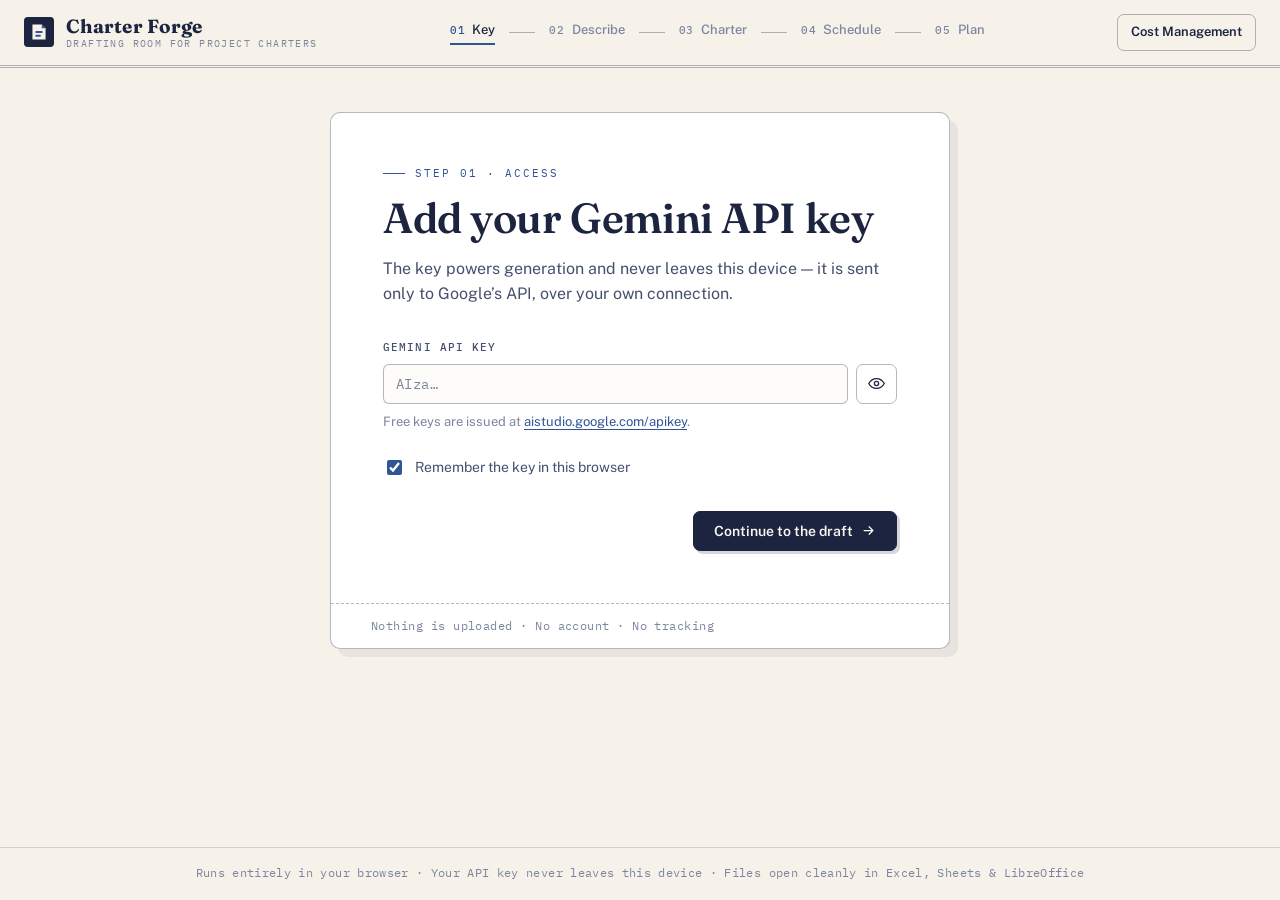
<file: index.html>
<!DOCTYPE html>
<html lang="en">
<head>
<meta charset="UTF-8" />
<meta name="viewport" content="width=device-width, initial-scale=1.0" />
<title>Charter Forge — AI Project Charter Generator</title>
<meta name="description" content="Turn a plain-text project idea into a polished, downloadable Excel project charter using Gemini." />
<link rel="preconnect" href="https://fonts.googleapis.com" />
<link rel="preconnect" href="https://fonts.gstatic.com" crossorigin />
<link href="https://fonts.googleapis.com/css2?family=Fraunces:opsz,wght@9..144,500;9..144,600;9..144,700&family=Public+Sans:wght@400;500;600;700&family=IBM+Plex+Mono:wght@400;500&display=swap" rel="stylesheet" />
<link rel="stylesheet" href="css/styles.css" />
<link rel="icon" href="data:image/svg+xml,%3Csvg xmlns='http://www.w3.org/2000/svg' viewBox='0 0 32 32'%3E%3Crect width='32' height='32' rx='4' fill='%231C2440'/%3E%3Cpath d='M9 8h10l4 4v12H9z' fill='%23F6F2EA'/%3E%3Cpath d='M19 8l4 4h-4z' fill='%232F5597'/%3E%3Crect x='12' y='15' width='8' height='2' rx='1' fill='%232F5597'/%3E%3Crect x='12' y='19' width='6' height='2' rx='1' fill='%232F5597'/%3E%3C/svg%3E" />
</head>
<body>

<header class="masthead">
  <div class="masthead-inner">
    <a class="brand" href="#" id="brand-home" aria-label="Charter Forge home">
      <svg class="brand-mark" viewBox="0 0 32 32" width="30" height="30" aria-hidden="true">
        <rect width="32" height="32" rx="4" fill="#1C2440"/>
        <path d="M9 8h10l4 4v12H9z" fill="#F6F2EA"/>
        <path d="M19 8l4 4h-4z" fill="#2F5597"/>
        <rect x="12" y="15" width="8" height="2" rx="1" fill="#2F5597"/>
        <rect x="12" y="19" width="6" height="2" rx="1" fill="#2F5597"/>
      </svg>
      <span class="brand-text">
        <span class="brand-name">Charter Forge</span>
        <span class="brand-sub">Drafting room for project charters</span>
      </span>
    </a>

    <nav class="steps" aria-label="Progress">
      <ol id="steps-ol">
        <li class="step-chip" data-step="key">
          <span class="step-num">01</span><span class="step-label">Key</span>
        </li>
        <li class="step-rule" aria-hidden="true"></li>
        <li class="step-chip" data-step="idea">
          <span class="step-num">02</span><span class="step-label">Describe</span>
        </li>
        <li class="step-rule" aria-hidden="true"></li>
        <li class="step-chip" data-step="review">
          <span class="step-num">03</span><span class="step-label">Charter</span>
        </li>
        <li class="step-rule" aria-hidden="true"></li>
        <li class="step-chip" data-step="schedule-inputs">
          <span class="step-num">04</span><span class="step-label">Schedule</span>
        </li>
        <li class="step-rule" aria-hidden="true"></li>
        <li class="step-chip" data-step="schedule-review">
          <span class="step-num">05</span><span class="step-label">Plan</span>
        </li>
      </ol>
    </nav>

    <a class="btn btn-secondary btn-small" href="cost.html" title="Open Cost Management (EVM)">Cost Management</a>
  </div>
</header>

<main id="main">

  <!-- STEP 1 · API KEY -->
  <section class="step-view" id="view-key" hidden>
    <div class="sheet sheet-narrow">
      <div class="sheet-body">
        <p class="eyebrow">Step 01 · Access</p>
        <h1>Add your Gemini API&nbsp;key</h1>
        <p class="lede">The key powers generation and never leaves this device — it is sent only to Google&rsquo;s API, over your own connection.</p>

        <form id="form-key" novalidate>
          <div class="field">
            <label for="input-key">Gemini API key</label>
            <div class="key-row">
              <input type="password" id="input-key" name="apikey" autocomplete="off" spellcheck="false"
                     placeholder="AIza…" aria-describedby="key-help" />
              <button type="button" class="btn btn-secondary btn-icon" id="toggle-key" aria-label="Show or hide API key" title="Show / hide">
                <svg viewBox="0 0 24 24" width="17" height="17" fill="none" stroke="currentColor" stroke-width="1.8" stroke-linecap="round" stroke-linejoin="round" aria-hidden="true"><path d="M1 12s4-7 11-7 11 7 11 7-4 7-11 7S1 12 1 12z"/><circle cx="12" cy="12" r="3"/></svg>
              </button>
            </div>
            <p class="help" id="key-help">Free keys are issued at <a href="https://aistudio.google.com/apikey" target="_blank" rel="noopener noreferrer">aistudio.google.com/apikey</a>.</p>
          </div>

          <label class="check-row">
            <input type="checkbox" id="remember-key" checked />
            <span>Remember the key in this browser</span>
          </label>

          <div class="actions">
            <button type="submit" class="btn btn-primary" id="btn-key-continue">
              Continue to the draft
              <svg viewBox="0 0 24 24" width="15" height="15" fill="none" stroke="currentColor" stroke-width="2" stroke-linecap="round" stroke-linejoin="round" aria-hidden="true"><path d="M5 12h14M13 6l6 6-6 6"/></svg>
            </button>
          </div>
        </form>
      </div>
      <div class="sheet-foot">Nothing is uploaded · No account · No tracking</div>
    </div>
  </section>

  <!-- STEP 2 · IDEA + DETAILS -->
  <section class="step-view" id="view-idea" hidden>
    <div class="sheet sheet-wide">
      <div class="sheet-body">
        <p class="eyebrow">Step 02 · Brief</p>
        <h1>Describe the project</h1>
        <p class="lede">Plain text is perfect — what it is, what it does, who it serves. The richer the brief, the sharper the charter.</p>

        <div class="field">
          <div class="label-row">
            <label for="input-idea">Project idea</label>
            <button type="button" class="btn btn-ghost btn-small" id="btn-example">
              <svg viewBox="0 0 24 24" width="13" height="13" fill="none" stroke="currentColor" stroke-width="1.8" stroke-linecap="round" stroke-linejoin="round" aria-hidden="true"><path d="M12 3l1.9 5.1L19 10l-5.1 1.9L12 17l-1.9-5.1L5 10l5.1-1.9z"/></svg>
              Use sample brief
            </button>
          </div>
          <textarea id="input-idea" rows="7" placeholder="e.g. A cross-platform mobile app that scans grocery receipts, tracks spending by category, and suggests cheaper alternatives for frequent purchases…"></textarea>
          <div class="meta-row">
            <span id="idea-count" class="char-count">0 characters</span>
            <span class="hint kbd-hint"><kbd>Ctrl</kbd>+<kbd>Enter</kbd> to generate</span>
          </div>
        </div>

        <details class="details-panel" id="details-panel">
          <summary>
            <span class="details-plus" aria-hidden="true"></span>
            Optional particulars
            <span class="summary-note">filled fields are used verbatim · blank ones are inferred</span>
          </summary>
          <div class="details-grid">
            <div class="field">
              <label for="d-org">Organization / team</label>
              <input type="text" id="d-org" placeholder="e.g. Nova Labs" />
            </div>
            <div class="field">
              <label for="d-name">Preferred project name</label>
              <input type="text" id="d-name" placeholder="Leave blank to let the AI name it" />
            </div>
            <div class="field">
              <label for="d-start">Planned start date</label>
              <input type="date" id="d-start" />
            </div>
            <div class="field">
              <label for="d-duration">Target duration (weeks)</label>
              <input type="number" id="d-duration" min="1" max="260" placeholder="e.g. 12" />
            </div>
            <div class="field">
              <label for="d-budget">Budget guidance</label>
              <input type="text" id="d-budget" placeholder="e.g. $10,000, or “bootstrap, under $2k”" />
            </div>
            <div class="field">
              <label for="d-team">Team size</label>
              <input type="number" id="d-team" min="1" max="50" placeholder="e.g. 4" />
            </div>
            <div class="field">
              <label for="d-sponsor-name">Sponsor / approver name</label>
              <input type="text" id="d-sponsor-name" placeholder="Who signs off?" />
            </div>
            <div class="field">
              <label for="d-sponsor-title">Sponsor title</label>
              <input type="text" id="d-sponsor-title" placeholder="e.g. Course Director / Project Sponsor" />
            </div>
            <div class="field">
              <label for="d-pm">Project manager</label>
              <input type="text" id="d-pm" placeholder="e.g. Priya Sharma — Scrum Master" />
            </div>
            <div class="field field-span">
              <label for="d-notes">Additional notes or constraints</label>
              <input type="text" id="d-notes" placeholder="e.g. open-source only; demo due before the fair" />
            </div>
          </div>
        </details>

        <div class="actions actions-split">
          <button type="button" class="btn btn-ghost" id="btn-back-key">
            <svg viewBox="0 0 24 24" width="15" height="15" fill="none" stroke="currentColor" stroke-width="2" stroke-linecap="round" stroke-linejoin="round" aria-hidden="true"><path d="M19 12H5M11 18l-6-6 6-6"/></svg>
            Back
          </button>
          <button type="button" class="btn btn-primary" id="btn-generate" disabled>
            Draft the charter
            <svg viewBox="0 0 24 24" width="15" height="15" fill="none" stroke="currentColor" stroke-width="2" stroke-linecap="round" stroke-linejoin="round" aria-hidden="true"><path d="M12 3l1.9 5.1L19 10l-5.1 1.9L12 17l-1.9-5.1L5 10l5.1-1.9zM19 15l.8 2.2L22 18l-2.2.8L19 21l-.8-2.2L16 18l2.2-.8z"/></svg>
          </button>
        </div>
        <div class="rail-note" style="margin-top:16px;display:flex;gap:10px;align-items:flex-start">
          <svg viewBox="0 0 24 24" width="16" height="16" fill="none" stroke="currentColor" stroke-width="1.8" stroke-linecap="round" stroke-linejoin="round" aria-hidden="true" style="flex:none;margin-top:2px"><circle cx="12" cy="12" r="10"/><path d="M12 8v5"/><path d="M12 16h.01"/></svg>
          <span><strong>Next:</strong> after the charter is generated you'll be able to forge a full 6-process schedule from it — the <em>Generate schedule from this charter</em> button appears on the next screen and reuses the same API key and all charter data automatically.</span>
        </div>
      </div>
      <div class="sheet-foot">One strong paragraph is enough — the model asks itself the questions a PM would.</div>
    </div>
  </section>

  <!-- STEP 3 · REVIEW + DOWNLOAD -->
  <section class="step-view step-review" id="view-review" hidden>
    <div class="workspace">

      <aside class="editor-rail">
        <div class="rail-toolbar">
          <div class="rail-toolbar-title">
            <span class="eyebrow-inline">Step 03</span>
            <strong>Review &amp; correct</strong>
          </div>
          <div class="rail-toolbar-actions">
            <button type="button" class="btn btn-primary btn-small" id="btn-download">
              <svg viewBox="0 0 24 24" width="14" height="14" fill="none" stroke="currentColor" stroke-width="2" stroke-linecap="round" stroke-linejoin="round" aria-hidden="true"><path d="M21 15v4a2 2 0 01-2 2H5a2 2 0 01-2-2v-4M7 10l5 5 5-5M12 15V3"/></svg>
              Charter .xlsx
            </button>
            <button type="button" class="btn btn-secondary btn-small" id="btn-regenerate" title="Generate a fresh draft from the same brief">
              <svg viewBox="0 0 24 24" width="13" height="13" fill="none" stroke="currentColor" stroke-width="2" stroke-linecap="round" stroke-linejoin="round" aria-hidden="true"><path d="M23 4v6h-6M1 20v-6h6"/><path d="M3.5 9a9 9 0 0114.9-3.4L23 10M1 14l4.6 4.4A9 9 0 0020.5 15"/></svg>
              Redraft
            </button>
            <button type="button" class="btn btn-ghost btn-small" id="btn-edit-inputs">Edit brief</button>
            <a class="btn btn-secondary btn-small" href="cost.html" title="Open EVM cost management">Cost Mgmt</a>
            <button type="button" class="btn btn-ghost btn-small btn-quiet" id="btn-startover">Start over</button>
          </div>
          <div class="rail-toolbar-actions" style="margin-top:10px">
            <button type="button" class="btn btn-primary" id="btn-to-schedule" style="width:100%;justify-content:center">
              Generate schedule from this charter
              <svg viewBox="0 0 24 24" width="15" height="15" fill="none" stroke="currentColor" stroke-width="2" stroke-linecap="round" stroke-linejoin="round" aria-hidden="true"><path d="M8 6h13M8 12h13M8 18h13M3 6h.01M3 12h.01M3 18h.01"/></svg>
            </button>
            <p class="help" style="margin:4px 0 0;font-size:12px;text-align:center;width:100%">Uses the same API key · Charter data is reused automatically</p>
          </div>
        </div>

        <div class="rail-scroll">
          <p class="rail-note">Every change here is reflected in the sheet immediately — the workbook is built from exactly what you see.</p>
          <div id="editor-pane"><!-- built by app.js --></div>
        </div>
      </aside>

      <div class="preview-area">
        <div class="preview-caption">
          <span class="caption-dot" aria-hidden="true"></span>
          Live document preview — updates as you type
        </div>
        <div class="preview-scroll" id="preview-scroll" tabindex="0" role="region" aria-label="Charter document preview"><!-- built by app.js --></div>
      </div>

    </div>
  </section>

  <!-- STEP 4 · SCHEDULE INPUTS -->
  <section class="step-view" id="view-schedule-inputs" hidden>
    <div class="sheet sheet-wide">
      <div class="sheet-body">
        <p class="eyebrow">Step 04 · Schedule</p>
        <h1>Shape the schedule</h1>
        <p class="lede">We reuse everything from your charter — name, milestones, deliverables, team and constraints. Add the scheduling particulars below; blanks are inferred intelligently.</p>

        <div class="charter-ref" id="charter-ref">
          <!-- filled by JS -->
        </div>

        <div class="details-grid" style="border:1px solid var(--rule-strong);border-radius:8px;padding:18px;background:var(--paper-warm);margin-bottom:24px">
          <div class="field">
            <label for="s-start">Start date *</label>
            <input type="date" id="s-start" required />
          </div>
          <div class="field">
            <label for="s-duration">Target duration (weeks) *</label>
            <input type="number" id="s-duration" min="1" max="104" required placeholder="e.g. 10" />
            <p class="help">The schedule will be fitted to exactly this length — it cannot come out shorter or longer.</p>
          </div>
          <div class="field">
            <label for="s-workdays">Working days / week</label>
            <select id="s-workdays">
              <option value="">Default (5)</option>
              <option value="5">5 — Mon to Fri</option>
              <option value="6">6 — Mon to Sat</option>
              <option value="7">7 — continuous</option>
            </select>
          </div>
          <div class="field">
            <label for="s-method">Methodology</label>
            <select id="s-method">
              <option value="">Auto (infer from charter)</option>
              <option value="Waterfall">Waterfall — sequential, CPM</option>
              <option value="Agile">Agile — sprints, story points</option>
              <option value="Hybrid">Hybrid — milestones + sprints</option>
            </select>
          </div>
          <div class="field">
            <label for="s-hours">Hours / day</label>
            <input type="number" id="s-hours" min="4" max="12" placeholder="e.g. 8" />
          </div>
          <div class="field">
            <label for="s-est">Estimation approach</label>
            <select id="s-est">
              <option value="">Mixed — best fit per activity</option>
              <option value="PERT">PERT (O + 4ML + P)/6</option>
              <option value="Analogous">Analogous</option>
              <option value="Parametric">Parametric</option>
              <option value="Bottom-Up">Bottom-Up</option>
              <option value="Story Points">Story Points (Planning Poker)</option>
              <option value="T-Shirt">T-Shirt Sizing</option>
            </select>
          </div>
          <div class="field">
            <label for="s-sprint">Sprint length (if Agile)</label>
            <input type="text" id="s-sprint" placeholder="e.g. 2 weeks" />
          </div>
          <div class="field">
            <label for="s-compress">Compression allowed</label>
            <select id="s-compress">
              <option value="">None — keep baseline</option>
              <option value="Crashing allowed">Crashing allowed (+budget)</option>
              <option value="Fast-tracking allowed">Fast-tracking allowed (+risk)</option>
              <option value="Both allowed">Both — crash & fast-track</option>
            </select>
          </div>
          <div class="field field-span">
            <label for="s-resources">Resources / team (comma-separated)</label>
            <input type="text" id="s-resources" placeholder="e.g. Frontend dev, QA engineer, Designer" />
          </div>
          <div class="field field-span">
            <label for="s-avail">Resource availability (one per line)</label>
            <textarea id="s-avail" rows="3" class="grow" placeholder="Backend dev available from day 10&#10;QA engineer available from day 20 (after 4 weeks)"></textarea>
            <p class="help">Format: <em>resource — from day N</em> (days count from the start date). Activities using that resource will never start earlier. Blank = everyone available from day 1.</p>
          </div>
          <div class="field field-span">
            <label for="s-constraints">Known constraints / dependencies</label>
            <input type="text" id="s-constraints" placeholder="e.g. API must finish before testing; design + docs can start together" />
          </div>
          <div class="field field-span">
            <label for="s-notes">Additional notes</label>
            <input type="text" id="s-notes" placeholder="e.g. No work on public holidays; weekly client demos on Fridays" />
          </div>
        </div>

        <div class="actions actions-split">
          <button type="button" class="btn btn-ghost" id="btn-back-charter">
            <svg viewBox="0 0 24 24" width="15" height="15" fill="none" stroke="currentColor" stroke-width="2" stroke-linecap="round" stroke-linejoin="round" aria-hidden="true"><path d="M19 12H5M11 18l-6-6 6-6"/></svg>
            Back to charter
          </button>
          <button type="button" class="btn btn-primary" id="btn-generate-schedule">
            Forge the schedule
            <svg viewBox="0 0 24 24" width="15" height="15" fill="none" stroke="currentColor" stroke-width="2" stroke-linecap="round" stroke-linejoin="round" aria-hidden="true"><path d="M12 3l1.9 5.1L19 10l-5.1 1.9L12 17l-1.9-5.1L5 10l5.1-1.9z"/></svg>
          </button>
        </div>
      </div>
      <div class="sheet-foot">All 6 processes will be covered: Plan · Define · Sequence · Estimate · Develop · Control — with PDM, PERT, CPM, float, leveling/smoothing, crashing/fast-tracking & Agile extras.</div>
    </div>
  </section>

  <!-- STEP 5 · SCHEDULE REVIEW -->
  <section class="step-view step-review" id="view-schedule-review" hidden>
    <div class="workspace">
      <aside class="editor-rail">
        <div class="rail-toolbar">
          <div class="rail-toolbar-title">
            <span class="eyebrow-inline">Step 05</span>
            <strong>Review schedule</strong>
          </div>
          <div class="rail-toolbar-actions">
            <button type="button" class="btn btn-primary btn-small" id="btn-download-schedule">
              <svg viewBox="0 0 24 24" width="14" height="14" fill="none" stroke="currentColor" stroke-width="2" stroke-linecap="round" stroke-linejoin="round" aria-hidden="true"><path d="M21 15v4a2 2 0 01-2 2H5a2 2 0 01-2-2v-4M7 10l5 5 5-5M12 15V3"/></svg>
              Schedule .xlsx
            </button>
            <button type="button" class="btn btn-secondary btn-small" id="btn-regenerate-schedule">Redraft schedule</button>
            <button type="button" class="btn btn-ghost btn-small" id="btn-edit-schedule-inputs">Edit inputs</button>
            <a class="btn btn-secondary btn-small" href="cost.html" title="Open EVM cost management">Cost Mgmt</a>
            <button type="button" class="btn btn-ghost btn-small btn-quiet" id="btn-back-to-charter2">Back to charter</button>
          </div>
        </div>
        <div class="rail-scroll">
          <p class="rail-note">Edits here flow into the preview and the workbook instantly. Float &amp; critical path are recomputed locally from your durations &amp; dependencies.</p>
          <div id="schedule-editor-pane"><!-- built by app.js --></div>
        </div>
      </aside>
      <div class="preview-area">
        <div class="preview-caption">
          <span class="caption-dot" aria-hidden="true"></span>
          Live schedule preview — 6 sheets in one workbook
        </div>
        <div class="preview-scroll" id="schedule-preview-scroll" tabindex="0" role="region" aria-label="Schedule preview"><!-- built by app.js --></div>
      </div>
    </div>
  </section>

</main>

<footer class="foot">
  <p>Runs entirely in your browser · Your API key never leaves this device · Files open cleanly in Excel, Sheets &amp; LibreOffice</p>
</footer>

<!-- Generating overlay -->
<div class="overlay" id="overlay" hidden role="status" aria-live="polite">
  <div class="overlay-box">
    <svg class="seal" viewBox="0 0 72 72" width="64" height="64" aria-hidden="true">
      <circle cx="36" cy="36" r="33" fill="none" stroke="currentColor" stroke-width="2"/>
      <circle cx="36" cy="36" r="25" fill="none" stroke="currentColor" stroke-width="1" opacity="0.55"/>
      <g stroke="currentColor" stroke-width="2.4" stroke-linecap="round">
        <line x1="36" y1="22" x2="36" y2="50"/>
        <line x1="24.2" y1="29" x2="47.8" y2="43"/>
        <line x1="24.2" y1="43" x2="47.8" y2="29"/>
      </g>
    </svg>
    <p class="overlay-title">Forging your charter</p>
    <p class="overlay-status" id="overlay-status">Analyzing your idea</p>
  </div>
</div>

<div class="toasts" id="toasts" aria-live="polite"></div>

<script src="vendor/exceljs.min.js"></script>
<script>window.ExcelJS || document.write('<script src="https://cdn.jsdelivr.net/npm/exceljs@4.4.0/dist/exceljs.min.js"><\/script>');</script>
<script src="js/gemini.js"></script>
<script src="js/excel.js"></script>
<script src="js/schedule.js"></script>
<script src="js/schedule-excel.js"></script>
<script src="js/app.js"></script>
</body>
</html>
</file>
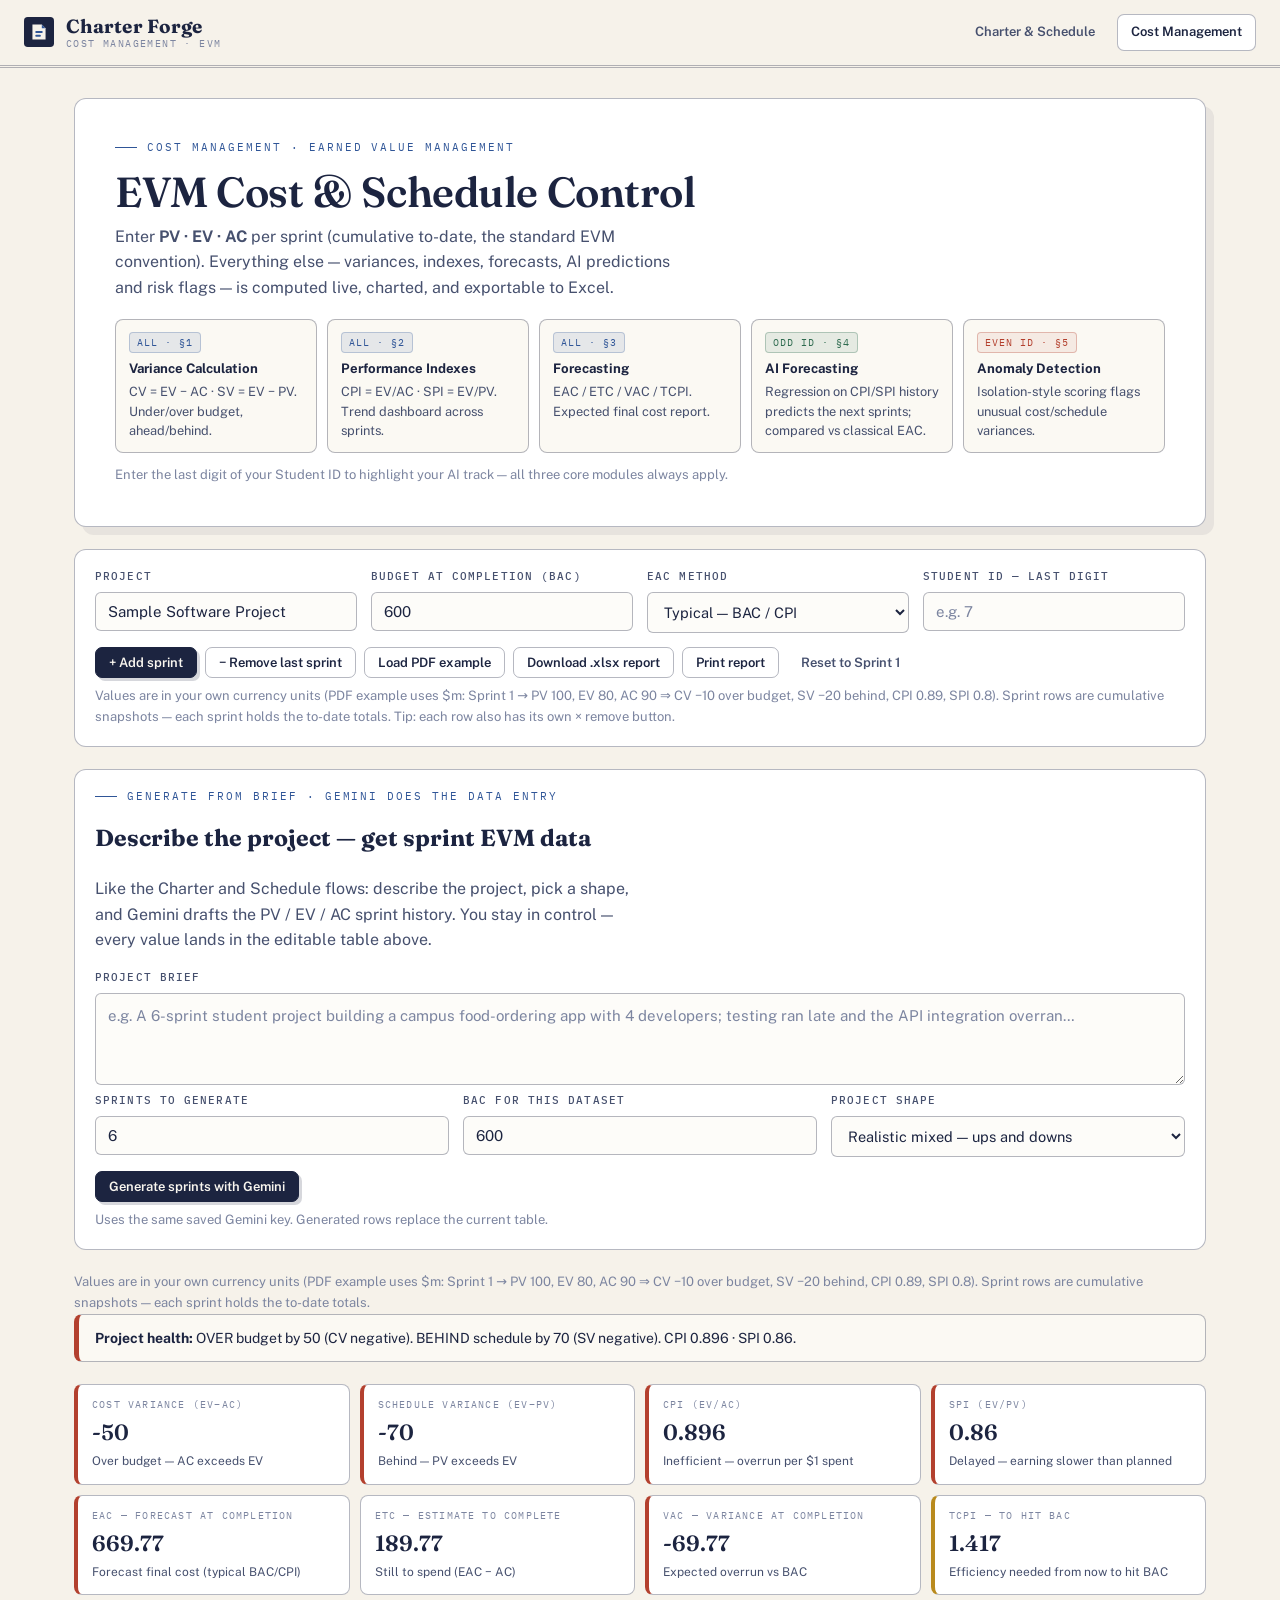
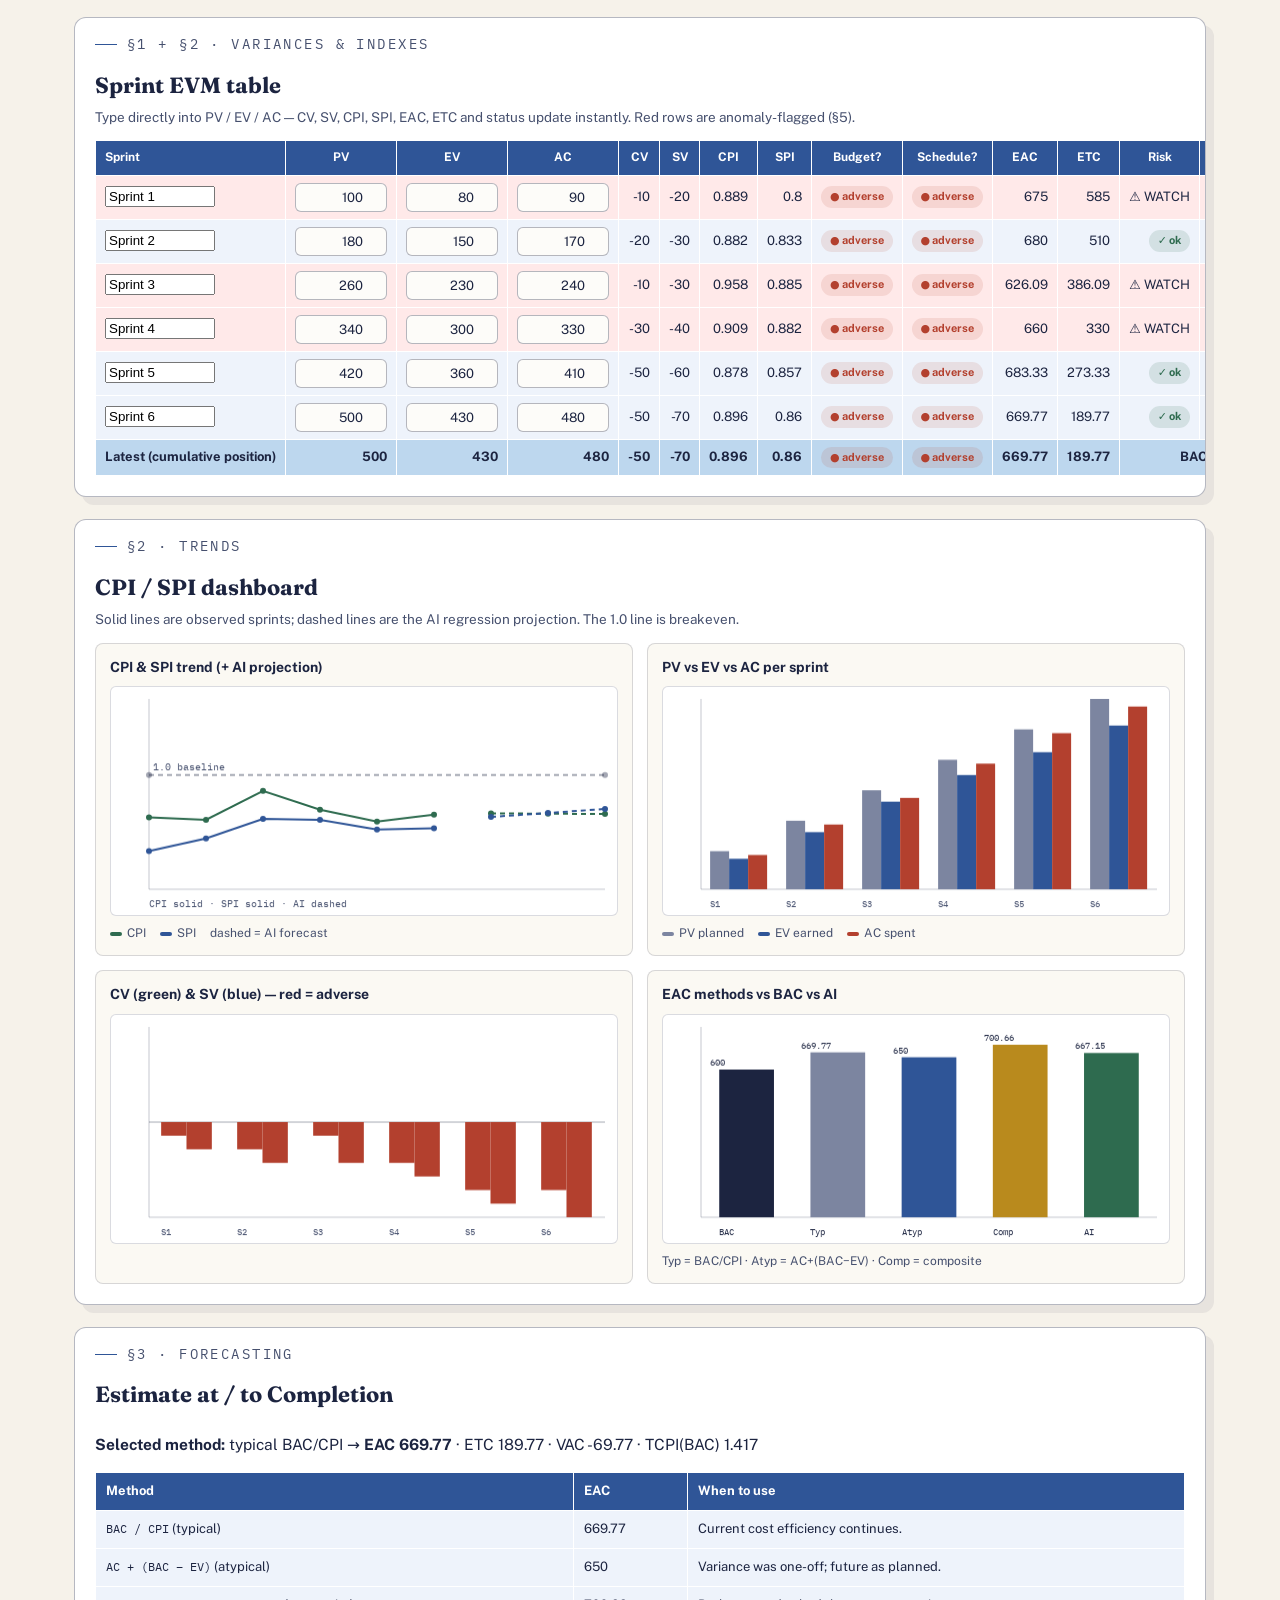
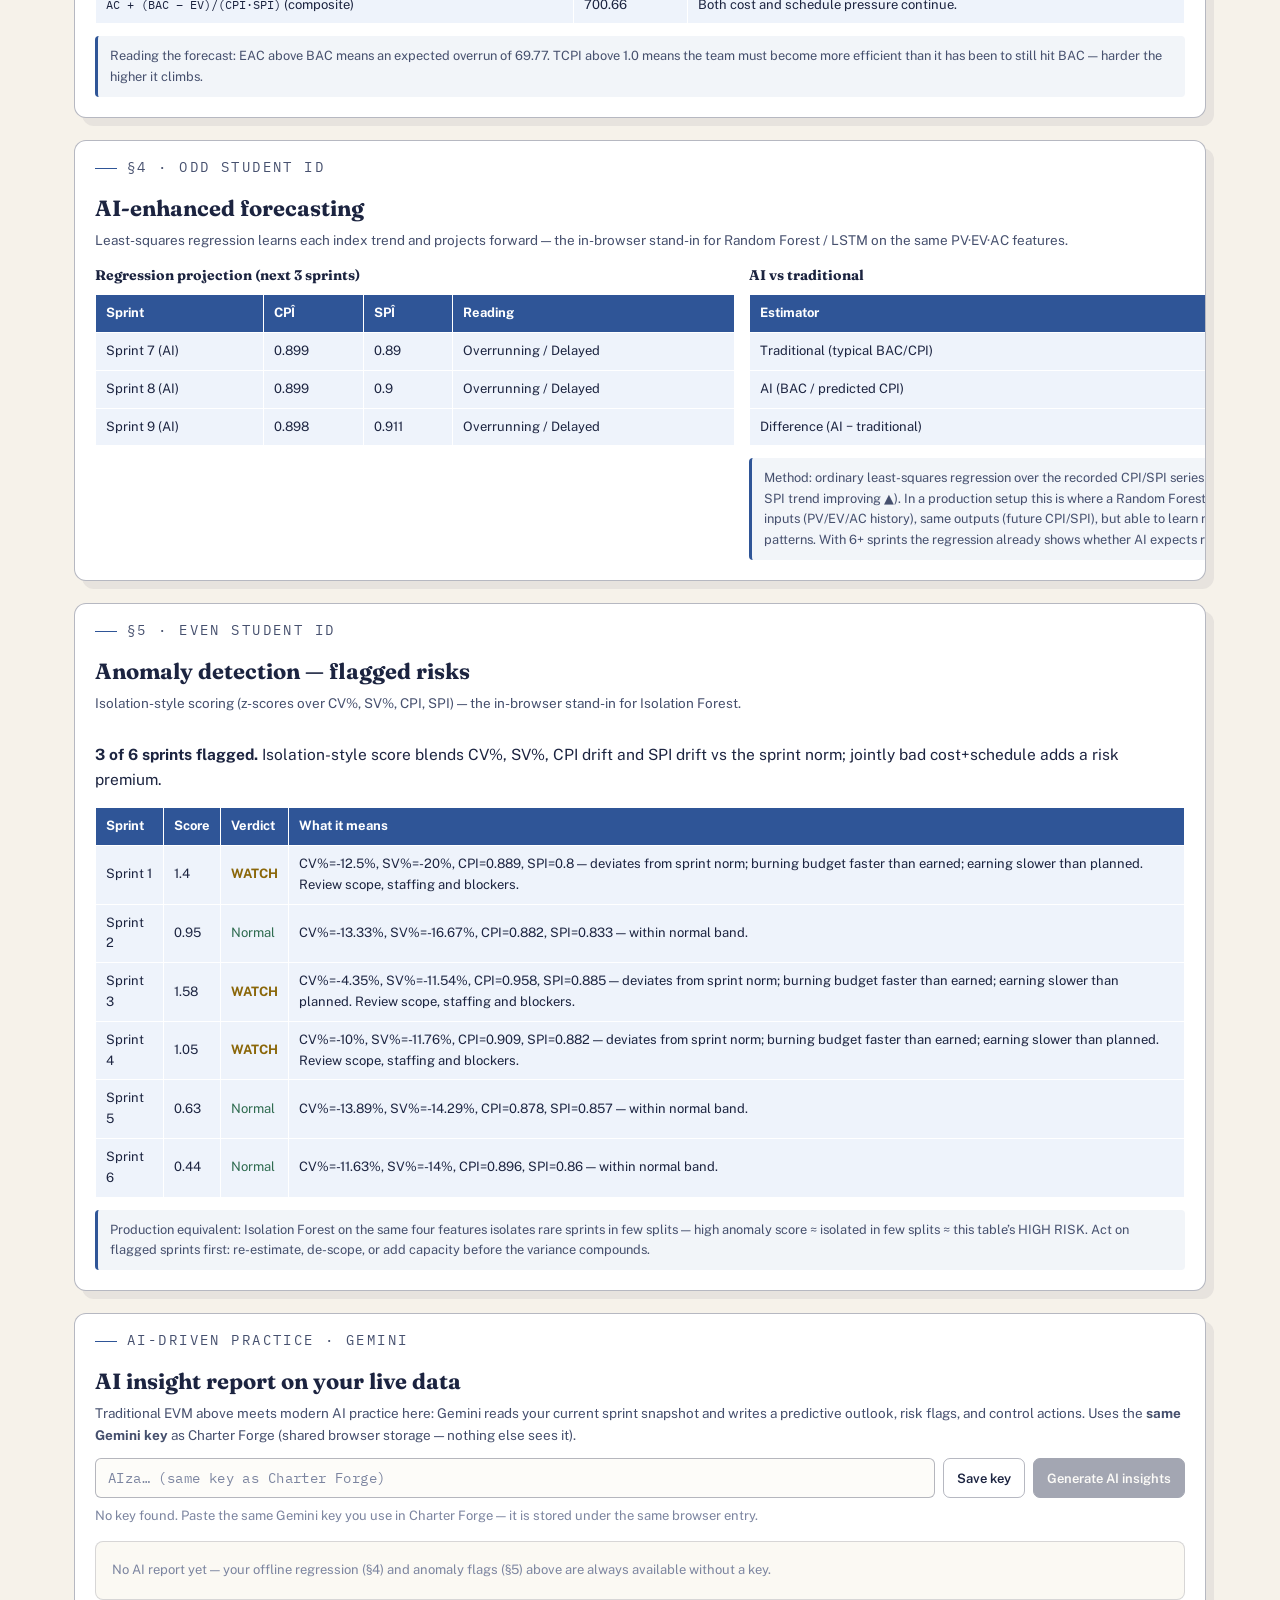
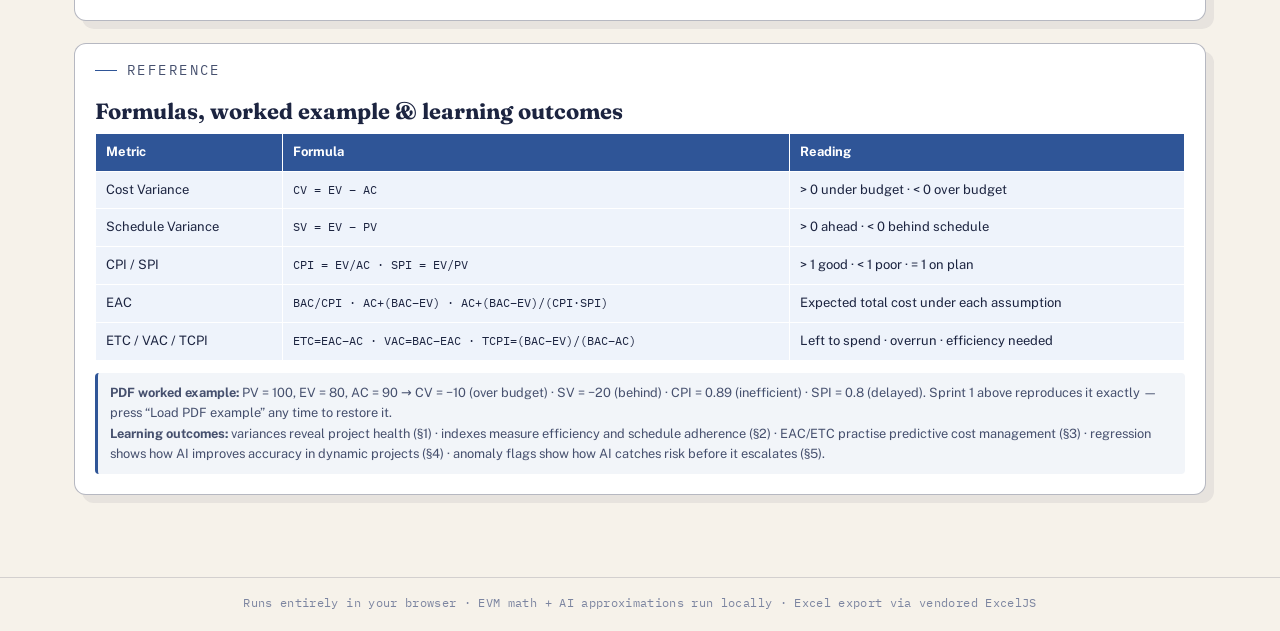
<file: cost.html>
<!DOCTYPE html>
<html lang="en">
<head>
<meta charset="UTF-8" />
<meta name="viewport" content="width=device-width, initial-scale=1.0" />
<title>Cost Management — EVM · Charter Forge</title>
<meta name="description" content="Earned Value Management: variances, performance indexes, forecasting, AI-enhanced prediction and anomaly detection." />
<link rel="preconnect" href="https://fonts.googleapis.com" />
<link rel="preconnect" href="https://fonts.gstatic.com" crossorigin />
<link href="https://fonts.googleapis.com/css2?family=Fraunces:opsz,wght@9..144,500;9..144,600;9..144,700&family=Public+Sans:wght@400;500;600;700&family=IBM+Plex+Mono:wght@400;500&display=swap" rel="stylesheet" />
<link rel="stylesheet" href="css/styles.css" />
<link rel="stylesheet" href="css/cost.css" />
<link rel="icon" href="data:image/svg+xml,%3Csvg xmlns='http://www.w3.org/2000/svg' viewBox='0 0 32 32'%3E%3Crect width='32' height='32' rx='4' fill='%231C2440'/%3E%3Cpath d='M9 8h10l4 4v12H9z' fill='%23F6F2EA'/%3E%3Cpath d='M19 8l4 4h-4z' fill='%232F5597'/%3E%3Crect x='12' y='15' width='8' height='2' rx='1' fill='%232F5597'/%3E%3Crect x='12' y='19' width='6' height='2' rx='1' fill='%232F5597'/%3E%3C/svg%3E" />
</head>
<body>

<header class="masthead">
  <div class="masthead-inner">
    <a class="brand" href="index.html" aria-label="Charter Forge home">
      <svg class="brand-mark" viewBox="0 0 32 32" width="30" height="30" aria-hidden="true">
        <rect width="32" height="32" rx="4" fill="#1C2440"/>
        <path d="M9 8h10l4 4v12H9z" fill="#F6F2EA"/>
        <path d="M19 8l4 4h-4z" fill="#2F5597"/>
        <rect x="12" y="15" width="8" height="2" rx="1" fill="#2F5597"/>
        <rect x="12" y="19" width="6" height="2" rx="1" fill="#2F5597"/>
      </svg>
      <span class="brand-text">
        <span class="brand-name">Charter Forge</span>
        <span class="brand-sub">Cost Management · EVM</span>
      </span>
    </a>
    <nav class="topnav" aria-label="Primary">
      <a class="nav-link" href="index.html">Charter &amp; Schedule</a>
      <a class="nav-link is-active" href="cost.html">Cost Management</a>
    </nav>
  </div>
</header>

<main class="cost-page">

  <section class="cost-hero">
    <p class="eyebrow">Cost Management · Earned Value Management</p>
    <h1>EVM Cost &amp; Schedule Control</h1>
    <p class="lede">Enter <strong>PV · EV · AC</strong> per sprint (cumulative to-date, the standard EVM convention). Everything else — variances, indexes, forecasts, AI predictions and risk flags — is computed live, charted, and exportable to Excel.</p>
    <div class="assign-grid">
      <div class="assign-card" data-track="all"><span class="badge">All · §1</span><strong>Variance Calculation</strong>CV = EV − AC · SV = EV − PV. Under/over budget, ahead/behind.</div>
      <div class="assign-card" data-track="all"><span class="badge">All · §2</span><strong>Performance Indexes</strong>CPI = EV/AC · SPI = EV/PV. Trend dashboard across sprints.</div>
      <div class="assign-card" data-track="all"><span class="badge">All · §3</span><strong>Forecasting</strong>EAC / ETC / VAC / TCPI. Expected final cost report.</div>
      <div class="assign-card" data-track="odd"><span class="badge odd">Odd ID · §4</span><strong>AI Forecasting</strong>Regression on CPI/SPI history predicts the next sprints; compared vs classical EAC.</div>
      <div class="assign-card" data-track="even"><span class="badge even">Even ID · §5</span><strong>Anomaly Detection</strong>Isolation-style scoring flags unusual cost/schedule variances.</div>
    </div>
    <p class="help" id="track-note" style="margin-top:12px"></p>
  </section>

  <section class="cost-controls">
    <div class="grid">
      <div class="field"><label for="f-project">Project</label><input type="text" id="f-project" placeholder="e.g. CampusCart" /></div>
      <div class="field"><label for="f-bac">Budget at Completion (BAC)</label><input type="number" id="f-bac" min="1" step="any" /></div>
      <div class="field"><label for="f-method">EAC method</label>
        <select id="f-method">
          <option value="typical">Typical — BAC / CPI</option>
          <option value="atypical">Atypical — AC + (BAC − EV)</option>
          <option value="composite">Composite — AC + (BAC − EV)/(CPI·SPI)</option>
        </select>
      </div>
      <div class="field"><label for="f-digit">Student ID — last digit</label><input type="text" id="f-digit" inputmode="numeric" maxlength="1" placeholder="e.g. 7" /></div>
    </div>
    <div class="btn-row">
      <button class="btn btn-primary btn-small" id="btn-add" type="button">+ Add sprint</button>
      <button class="btn btn-secondary btn-small" id="btn-del-last" type="button">− Remove last sprint</button>
      <button class="btn btn-secondary btn-small" id="btn-example" type="button">Load PDF example</button>
      <button class="btn btn-secondary btn-small" id="btn-excel" type="button">Download .xlsx report</button>
      <button class="btn btn-secondary btn-small" id="btn-print" type="button">Print report</button>
      <button class="btn btn-ghost btn-small no-print" id="btn-reset" type="button">Reset to Sprint 1</button>
    </div>
    <p class="help" style="margin-bottom:0">Values are in your own currency units (PDF example uses $m: Sprint 1 → PV 100, EV 80, AC 90 ⇒ CV −10 over budget, SV −20 behind, CPI 0.89, SPI 0.8). Sprint rows are cumulative snapshots — each sprint holds the to-date totals. Tip: each row also has its own × remove button.</p>
  </section>

  <section class="cost-controls" id="sec-generate">
    <p class="eyebrow">Generate from brief · Gemini does the data entry</p>
    <h2 style="margin-top:0">Describe the project — get sprint EVM data</h2>
    <p class="lede" style="margin-bottom:16px">Like the Charter and Schedule flows: describe the project, pick a shape, and Gemini drafts the PV / EV / AC sprint history. You stay in control — every value lands in the editable table above.</p>
    <div class="field"><label for="g-brief">Project brief</label>
      <textarea id="g-brief" rows="3" placeholder="e.g. A 6-sprint student project building a campus food-ordering app with 4 developers; testing ran late and the API integration overran…"></textarea>
    </div>
    <div class="grid" style="grid-template-columns:repeat(3,minmax(0,1fr));display:grid;gap:14px">
      <div class="field"><label for="g-count">Sprints to generate</label><input type="number" id="g-count" min="3" max="12" value="6" /></div>
      <div class="field"><label for="g-bac">BAC for this dataset</label><input type="number" id="g-bac" min="1" step="any" /></div>
      <div class="field"><label for="g-scenario">Project shape</label>
        <select id="g-scenario">
          <option value="mixed">Realistic mixed — ups and downs</option>
          <option value="healthy">Steady healthy — mostly CPI/SPI ≥ 1</option>
          <option value="struggling">Struggling — overrun, worsening</option>
          <option value="recovery">Recovery — bad start, finishes strong</option>
        </select>
      </div>
    </div>
    <div class="btn-row">
      <button class="btn btn-primary btn-small" id="g-gen" type="button">Generate sprints with Gemini</button>
    </div>
    <p class="help" id="g-status" style="margin-bottom:0">Uses the same saved Gemini key. Generated rows replace the current table.</p>
  </section>
    <p class="help" style="margin-bottom:0">Values are in your own currency units (PDF example uses $m: Sprint 1 → PV 100, EV 80, AC 90 ⇒ CV −10 over budget, SV −20 behind, CPI 0.89, SPI 0.8). Sprint rows are cumulative snapshots — each sprint holds the to-date totals.</p>
  </section>

  <div class="health-banner" id="health-banner" role="status"></div>

  <div class="kpi-grid">
    <div class="kpi" id="kpi-cv"><div class="k-label">Cost Variance (EV−AC)</div><div class="k-val">—</div><div class="k-sub"></div></div>
    <div class="kpi" id="kpi-sv"><div class="k-label">Schedule Variance (EV−PV)</div><div class="k-val">—</div><div class="k-sub"></div></div>
    <div class="kpi" id="kpi-cpi"><div class="k-label">CPI (EV/AC)</div><div class="k-val">—</div><div class="k-sub"></div></div>
    <div class="kpi" id="kpi-spi"><div class="k-label">SPI (EV/PV)</div><div class="k-val">—</div><div class="k-sub"></div></div>
    <div class="kpi" id="kpi-eac"><div class="k-label">EAC — forecast at completion</div><div class="k-val">—</div><div class="k-sub"></div></div>
    <div class="kpi" id="kpi-etc"><div class="k-label">ETC — estimate to complete</div><div class="k-val">—</div><div class="k-sub"></div></div>
    <div class="kpi" id="kpi-vac"><div class="k-label">VAC — variance at completion</div><div class="k-val">—</div><div class="k-sub"></div></div>
    <div class="kpi" id="kpi-tcpi"><div class="k-label">TCPI — to hit BAC</div><div class="k-val">—</div><div class="k-sub"></div></div>
  </div>

  <section class="panel" id="sec-table">
    <div class="panel-head"><p class="eyebrow">§1 + §2 · Variances &amp; indexes</p><h2>Sprint EVM table</h2>
    <p>Type directly into PV / EV / AC — CV, SV, CPI, SPI, EAC, ETC and status update instantly. Red rows are anomaly-flagged (§5).</p></div>
    <div class="panel-body">
      <table class="evm" aria-label="EVM sprint table">
        <thead><tr><th class="l">Sprint</th><th>PV</th><th>EV</th><th>AC</th><th>CV</th><th>SV</th><th>CPI</th><th>SPI</th><th>Budget?</th><th>Schedule?</th><th>EAC</th><th>ETC</th><th>Risk</th><th></th></tr></thead>
        <tbody id="evm-tbody"></tbody>
        <tfoot id="evm-tfoot"></tfoot>
      </table>
    </div>
  </section>

  <section class="panel">
    <div class="panel-head"><p class="eyebrow">§2 · Trends</p><h2>CPI / SPI dashboard</h2><p>Solid lines are observed sprints; dashed lines are the AI regression projection. The 1.0 line is breakeven.</p></div>
    <div class="panel-body">
      <div class="charts-grid">
        <div class="chart-card"><h3>CPI &amp; SPI trend (+ AI projection)</h3><canvas id="chart-trend"></canvas><div class="legend"><span><i style="background:#2e6b4f"></i>CPI</span><span><i style="background:#2f5597"></i>SPI</span><span>dashed = AI forecast</span></div></div>
        <div class="chart-card"><h3>PV vs EV vs AC per sprint</h3><canvas id="chart-bars"></canvas><div class="legend"><span><i style="background:#7c85a0"></i>PV planned</span><span><i style="background:#2f5597"></i>EV earned</span><span><i style="background:#b3402e"></i>AC spent</span></div></div>
        <div class="chart-card"><h3>CV (green) &amp; SV (blue) — red = adverse</h3><canvas id="chart-var"></canvas></div>
        <div class="chart-card"><h3>EAC methods vs BAC vs AI</h3><canvas id="chart-eac"></canvas><div class="legend"><span>Typ = BAC/CPI · Atyp = AC+(BAC−EV) · Comp = composite</span></div></div>
      </div>
    </div>
  </section>

  <section class="panel">
    <div class="panel-head"><p class="eyebrow">§3 · Forecasting</p><h2>Estimate at / to Completion</h2></div>
    <div class="panel-body" id="forecast-body"></div>
  </section>

  <section class="panel" id="sec-ai">
    <div class="panel-head"><p class="eyebrow">§4 · Odd Student ID</p><h2>AI-enhanced forecasting</h2><p>Least-squares regression learns each index trend and projects forward — the in-browser stand-in for Random Forest / LSTM on the same PV·EV·AC features.</p></div>
    <div class="panel-body" id="ai-body"></div>
  </section>

  <section class="panel" id="sec-anomaly">
    <div class="panel-head"><p class="eyebrow">§5 · Even Student ID</p><h2>Anomaly detection — flagged risks</h2><p>Isolation-style scoring (z-scores over CV%, SV%, CPI, SPI) — the in-browser stand-in for Isolation Forest.</p></div>
    <div class="panel-body" id="anomaly-body"></div>
  </section>

  <section class="panel" id="sec-gemini">
    <div class="panel-head"><p class="eyebrow">AI-driven practice · Gemini</p><h2>AI insight report on your live data</h2>
    <p>Traditional EVM above meets modern AI practice here: Gemini reads your current sprint snapshot and writes a predictive outlook, risk flags, and control actions. Uses the <strong>same Gemini key</strong> as Charter Forge (shared browser storage — nothing else sees it).</p></div>
    <div class="panel-body">
      <div class="key-row" style="display:flex;gap:8px;flex-wrap:wrap">
        <input type="password" id="ai-key" autocomplete="off" spellcheck="false" placeholder="AIza… (same key as Charter Forge)" style="flex:1;min-width:220px" />
        <button class="btn btn-secondary btn-small" id="ai-save-key" type="button">Save key</button>
        <button class="btn btn-primary btn-small" id="ai-gen" type="button">Generate AI insights</button>
      </div>
      <p class="help" id="ai-key-status" style="margin:8px 0 0"></p>
      <div class="ai-out" id="ai-out" style="margin-top:14px"><p class="help">No AI report yet — your offline regression (§4) and anomaly flags (§5) above are always available without a key.</p></div>
    </div>
  </section>

  <section class="panel">
    <div class="panel-head"><p class="eyebrow">Reference</p><h2>Formulas, worked example &amp; learning outcomes</h2></div>
    <div class="panel-body">
      <table class="formula-table">
        <tr><th>Metric</th><th>Formula</th><th>Reading</th></tr>
        <tr><td>Cost Variance</td><td><code>CV = EV − AC</code></td><td>&gt; 0 under budget · &lt; 0 over budget</td></tr>
        <tr><td>Schedule Variance</td><td><code>SV = EV − PV</code></td><td>&gt; 0 ahead · &lt; 0 behind schedule</td></tr>
        <tr><td>CPI / SPI</td><td><code>CPI = EV/AC · SPI = EV/PV</code></td><td>&gt; 1 good · &lt; 1 poor · = 1 on plan</td></tr>
        <tr><td>EAC</td><td><code>BAC/CPI · AC+(BAC−EV) · AC+(BAC−EV)/(CPI·SPI)</code></td><td>Expected total cost under each assumption</td></tr>
        <tr><td>ETC / VAC / TCPI</td><td><code>ETC=EAC−AC · VAC=BAC−EAC · TCPI=(BAC−EV)/(BAC−AC)</code></td><td>Left to spend · overrun · efficiency needed</td></tr>
      </table>
      <div class="note-box"><strong>PDF worked example:</strong> PV = 100, EV = 80, AC = 90 → CV = −10 (over budget) · SV = −20 (behind) · CPI = 0.89 (inefficient) · SPI = 0.8 (delayed). Sprint 1 above reproduces it exactly — press “Load PDF example” any time to restore it.<br />
      <strong>Learning outcomes:</strong> variances reveal project health (§1) · indexes measure efficiency and schedule adherence (§2) · EAC/ETC practise predictive cost management (§3) · regression shows how AI improves accuracy in dynamic projects (§4) · anomaly flags show how AI catches risk before it escalates (§5).</div>
    </div>
  </section>

</main>

<footer class="foot"><p>Runs entirely in your browser · EVM math + AI approximations run locally · Excel export via vendored ExcelJS</p></footer>
<div class="toasts" id="toasts" aria-live="polite"></div>

<script src="vendor/exceljs.min.js"></script>
<script>window.ExcelJS || document.write('<script src="https://cdn.jsdelivr.net/npm/exceljs@4.4.0/dist/exceljs.min.js"><\/script>');</script>
<script src="js/cost-excel.js"></script>
<script src="js/cost-ai.js"></script>
<script src="js/cost.js"></script>
</body>
</html>
</file>
<file: css/styles.css>
/* =====================================================================
   Charter Forge · Hallmark redesign
   macrostructure: Workbench · genre: editorial/print-room
   theme: custom "Pressroom" — warm paper, navy ink, charter-blue accent,
   hairline rules, hard offset shadows, Fraunces display.
   Motion: view fade-rise · button press · seal spin · live-dot pulse
   Stamp: P5 H5 E4 S5 R5 V5
   ===================================================================== */

:root {
  /* palette */
  --paper: #f6f2ea;
  --paper-deep: #ece6d9;
  --paper-warm: #fbf9f3;
  --sheet: #ffffff;
  --ink: #1c2440;
  --ink-soft: #46506e;
  --ink-faint: #7c85a0;
  --rule: rgba(28, 36, 64, 0.16);
  --rule-strong: rgba(28, 36, 64, 0.32);
  --accent: #2f5597;
  --accent-deep: #24437c;
  --focus-ring: rgba(47, 85, 151, 0.16);
  --danger: #b3402e;
  --success: #2e6b4f;

  /* document preview mirrors the generated workbook */
  --doc-dark: #2f5597;
  --doc-light: #bdd7ee;
  --doc-pale: #eef3fb;
  --doc-ink: #1a1a1a;

  /* type */
  --font-display: "Fraunces", Georgia, "Times New Roman", serif;
  --font-body: "Public Sans", "Segoe UI", system-ui, sans-serif;
  --font-mono: "IBM Plex Mono", Consolas, monospace;

  /* space */
  --s-2: 8px; --s-3: 12px; --s-4: 16px; --s-5: 24px;
  --s-6: 32px; --s-7: 48px;

  --radius: 10px;
  --shadow-offset: 8px 8px 0 rgba(28, 36, 64, 0.07);
}

* { box-sizing: border-box; }

html, body { margin: 0; padding: 0; overflow-x: clip; }

body {
  min-height: 100vh;
  display: flex;
  flex-direction: column;
  background: var(--paper);
  color: var(--ink);
  font-family: var(--font-body);
  font-size: 15.5px;
  line-height: 1.6;
  -webkit-font-smoothing: antialiased;
}

::selection { background: rgba(47, 85, 151, 0.22); }

h1, h2, h3 { font-family: var(--font-display); font-style: normal; }

/* ---------- masthead ---------- */

.masthead {
  position: sticky;
  top: 0;
  z-index: 40;
  background: var(--paper);
  border-bottom: 3px double var(--rule-strong);
}

.masthead-inner {
  max-width: 1360px;
  margin: 0 auto;
  padding: 14px var(--s-5);
  display: flex;
  align-items: center;
  justify-content: space-between;
  gap: var(--s-5);
}

.brand { display: inline-flex; align-items: center; gap: 12px; text-decoration: none; color: var(--ink); }
.brand-mark { flex: none; }
.brand-text { display: flex; flex-direction: column; line-height: 1.15; }
.brand-name { font-family: var(--font-display); font-weight: 700; font-size: 19px; letter-spacing: 0.005em; }
.brand-sub {
  font-family: var(--font-mono);
  font-size: 10px;
  letter-spacing: 0.14em;
  text-transform: uppercase;
  color: var(--ink-faint);
}

.steps ol {
  display: flex;
  align-items: center;
  gap: 14px;
  list-style: none;
  margin: 0;
  padding: 0;
}

.step-rule { width: 26px; height: 1px; background: var(--rule-strong); }

.step-chip {
  display: inline-flex;
  align-items: baseline;
  gap: 7px;
  color: var(--ink-faint);
  font-size: 13px;
  font-weight: 500;
  white-space: nowrap;
  padding-bottom: 2px;
  border-bottom: 2px solid transparent;
}

.step-chip .step-num {
  font-family: var(--font-mono);
  font-size: 11px;
  letter-spacing: 0.06em;
}

.step-chip.is-active {
  color: var(--ink);
  border-bottom-color: var(--accent);
}
.step-chip.is-active .step-num { color: var(--accent); font-weight: 500; }

.step-chip.is-done { color: var(--ink-soft); }
.step-chip.is-done .step-num { color: var(--success); }

/* ---------- main flow ---------- */

#main { flex: 1; width: 100%; }

.step-view { animation: rise 0.4s cubic-bezier(0.2, 0.7, 0.2, 1); }

@keyframes rise {
  from { opacity: 0; transform: translateY(10px); }
  to   { opacity: 1; transform: none; }
}

/* ---------- paper sheets (steps 1 & 2) ---------- */

.sheet {
  max-width: 800px;
  margin: 44px auto 56px;
  background: var(--sheet);
  border: 1px solid var(--rule-strong);
  border-radius: var(--radius);
  box-shadow: var(--shadow-offset);
}

.sheet-narrow { max-width: 620px; }

.sheet-body { padding: clamp(28px, 5vw, 52px); }

.sheet-foot {
  border-top: 1px dashed var(--rule-strong);
  padding: 13px clamp(20px, 4vw, 40px);
  font-family: var(--font-mono);
  font-size: 11.5px;
  letter-spacing: 0.04em;
  color: var(--ink-faint);
}

.eyebrow {
  font-family: var(--font-mono);
  font-size: 11px;
  letter-spacing: 0.18em;
  text-transform: uppercase;
  color: var(--accent);
  margin: 0 0 14px;
  display: flex;
  align-items: center;
  gap: 10px;
}
.eyebrow::before {
  content: "";
  width: 22px;
  height: 1px;
  background: var(--accent);
  flex: none;
}

h1 {
  font-size: clamp(30px, 4.5vw, 42px);
  font-weight: 600;
  line-height: 1.08;
  letter-spacing: -0.01em;
  margin: 0 0 14px;
}

.lede {
  color: var(--ink-soft);
  font-size: 16px;
  margin: 0 0 var(--s-6);
  max-width: 56ch;
}

/* ---------- forms ---------- */

.field { margin-bottom: var(--s-5); min-width: 0; }
.field:last-child { margin-bottom: 0; }

.field label,
.label-row label {
  display: block;
  font-family: var(--font-mono);
  font-size: 11px;
  font-weight: 500;
  letter-spacing: 0.1em;
  text-transform: uppercase;
  color: var(--ink-soft);
  margin-bottom: 7px;
}

.label-row {
  display: flex;
  align-items: center;
  justify-content: space-between;
  gap: var(--s-3);
  margin-bottom: 7px;
}
.label-row label { margin-bottom: 0; }

input[type="text"],
input[type="password"],
input[type="number"],
input[type="date"],
textarea {
  width: 100%;
  min-width: 0;
  background: #fdfcf9;
  border: 1px solid var(--rule-strong);
  border-radius: 6px;
  color: var(--ink);
  font-family: var(--font-body);
  font-size: 15px;
  padding: 10px 12px;
  transition: border-color 0.15s ease, box-shadow 0.15s ease;
}

textarea { resize: vertical; line-height: 1.55; }
textarea.grow { resize: none; overflow: hidden; }

input::placeholder, textarea::placeholder { color: var(--ink-faint); }

input:focus-visible, textarea:focus-visible {
  outline: none;
  border-color: var(--accent);
  box-shadow: 0 0 0 3px var(--focus-ring);
}

input[type="date"] { color-scheme: light; }

.help {
  font-size: 13px;
  color: var(--ink-faint);
  margin: 8px 0 0;
}
.help a { color: var(--accent); text-underline-offset: 3px; }

.key-row { display: flex; gap: var(--s-2); }
.key-row input { font-family: var(--font-mono); font-size: 13.5px; letter-spacing: 0.03em; }

.check-row {
  display: flex;
  align-items: center;
  gap: 10px;
  font-size: 14px;
  color: var(--ink-soft);
  cursor: pointer;
  user-select: none;
  margin-bottom: var(--s-6);
}
.check-row input { accent-color: var(--accent); width: 15px; height: 15px; }

.meta-row {
  display: flex;
  justify-content: space-between;
  align-items: center;
  gap: var(--s-3);
  margin-top: 8px;
  font-size: 12px;
  color: var(--ink-faint);
}
.char-count { font-family: var(--font-mono); }

kbd {
  font-family: var(--font-mono);
  font-size: 10.5px;
  background: var(--sheet);
  border: 1px solid var(--rule-strong);
  border-bottom-width: 2px;
  border-radius: 4px;
  padding: 1px 5px;
}

/* optional particulars */
.details-panel {
  border: 1px solid var(--rule-strong);
  border-radius: 8px;
  background: var(--paper-warm);
  margin-bottom: var(--s-6);
  overflow: hidden;
}

.details-panel summary {
  list-style: none;
  cursor: pointer;
  display: flex;
  align-items: center;
  gap: 12px;
  flex-wrap: wrap;
  padding: 14px 18px;
  font-weight: 600;
  font-size: 14.5px;
  color: var(--ink);
  transition: background 0.15s ease;
}
.details-panel summary::-webkit-details-marker { display: none; }
.details-panel summary:hover { background: rgba(47, 85, 151, 0.05); }

.details-plus {
  position: relative;
  width: 14px;
  height: 14px;
  flex: none;
}
.details-plus::before, .details-plus::after {
  content: "";
  position: absolute;
  inset: 0;
  margin: auto;
  background: var(--accent);
  transition: transform 0.2s ease;
}
.details-plus::before { width: 14px; height: 2px; }
.details-plus::after { width: 2px; height: 14px; transition: transform 0.2s ease, opacity 0.2s ease; }
.details-panel[open] .details-plus::after { transform: rotate(90deg); opacity: 0; }

.summary-note { font-weight: 400; font-size: 12.5px; color: var(--ink-faint); }

.details-grid {
  display: grid;
  grid-template-columns: repeat(2, minmax(0, 1fr));
  gap: 0 var(--s-5);
  padding: 4px 18px 20px;
  border-top: 1px solid var(--rule);
}
.details-grid .field { margin-bottom: var(--s-4); }
.field-span { grid-column: 1 / -1; }

/* ---------- buttons ---------- */

.btn {
  display: inline-flex;
  align-items: center;
  justify-content: center;
  gap: 8px;
  border-radius: 7px;
  border: 1px solid transparent;
  font-family: var(--font-body);
  font-size: 14px;
  font-weight: 600;
  padding: 11px 20px;
  cursor: pointer;
  text-decoration: none;
  white-space: nowrap;
  transition: transform 0.12s ease, box-shadow 0.12s ease, background 0.15s ease,
              border-color 0.15s ease, color 0.15s ease;
}

.btn-primary {
  background: var(--ink);
  border-color: var(--ink);
  color: #f9f6ef;
  box-shadow: 3px 3px 0 rgba(28, 36, 64, 0.18);
}
.btn-primary:hover:not(:disabled) { transform: translate(-1px, -1px); box-shadow: 4px 4px 0 rgba(28, 36, 64, 0.22); }
.btn-primary:active:not(:disabled) { transform: translate(1px, 1px); box-shadow: 1px 1px 0 rgba(28, 36, 64, 0.2); }
.btn-primary:disabled { opacity: 0.4; cursor: not-allowed; box-shadow: none; }

.btn-secondary {
  background: transparent;
  border-color: var(--rule-strong);
  color: var(--ink);
}
.btn-secondary:hover { background: rgba(28, 36, 64, 0.05); border-color: var(--ink); }
.btn-secondary:active { transform: translate(1px, 1px); }

.btn-ghost {
  background: transparent;
  border-color: transparent;
  color: var(--ink-soft);
}
.btn-ghost:hover { color: var(--ink); text-decoration: underline; text-underline-offset: 4px; }
.btn-ghost:active { transform: translateY(1px); }

.btn-quiet { color: var(--ink-faint); }
.btn-quiet:hover { color: var(--danger); }

.btn-icon { padding: 9px 11px; }
.btn-small { padding: 7px 13px; font-size: 13px; }

.btn:focus-visible {
  outline: 2px solid var(--accent);
  outline-offset: 2px;
}

.actions { display: flex; justify-content: flex-end; gap: var(--s-3); }
.actions-split { justify-content: space-between; }

/* ---------- review workspace ---------- */

.step-review { padding: 26px var(--s-5) 40px; }

.workspace {
  max-width: 1360px;
  margin: 0 auto;
  height: calc(100vh - 175px);
  min-height: 540px;
  display: flex;
  align-items: stretch;
  background: var(--sheet);
  border: 1px solid var(--rule-strong);
  border-radius: 12px;
  box-shadow: var(--shadow-offset);
  overflow: hidden;
}

.editor-rail {
  flex: none;
  width: 432px;
  display: flex;
  flex-direction: column;
  min-height: 0;
  background: var(--paper-warm);
  border-right: 1px solid var(--rule-strong);
}

.rail-toolbar {
  flex: none;
  padding: 14px 18px 15px;
  border-bottom: 1px solid var(--rule-strong);
  background: var(--paper-warm);
}

.rail-toolbar-title strong {
  display: block;
  font-family: var(--font-display);
  font-weight: 600;
  font-size: 18px;
  line-height: 1.2;
}

.eyebrow-inline {
  display: block;
  font-family: var(--font-mono);
  font-size: 10px;
  letter-spacing: 0.16em;
  text-transform: uppercase;
  color: var(--accent);
  margin-bottom: 3px;
}

.rail-toolbar-actions {
  display: flex;
  flex-wrap: wrap;
  gap: 8px;
  margin-top: 12px;
}

.rail-scroll {
  flex: 1;
  overflow-y: auto;
  padding: 18px 20px 36px;
  min-height: 0;
}

.rail-note {
  font-size: 13px;
  line-height: 1.5;
  color: var(--ink-soft);
  background: rgba(47, 85, 151, 0.06);
  border-left: 3px solid var(--accent);
  border-radius: 4px;
  padding: 10px 12px;
  margin: 0 0 20px;
}

/* editor groups */
.edit-group { margin-bottom: 6px; }

.group-label {
  font-family: var(--font-mono);
  font-size: 11px;
  font-weight: 500;
  letter-spacing: 0.14em;
  text-transform: uppercase;
  color: var(--ink-soft);
  border-top: 1px solid var(--rule);
  padding-top: 16px;
  margin: 24px 0 12px;
}
.edit-group:first-child .group-label { border-top: 0; padding-top: 0; margin-top: 0; }

.editor-rail .field { margin-bottom: var(--s-4); }
.editor-rail .field label {
  font-family: var(--font-mono);
  font-size: 10.5px;
  letter-spacing: 0.09em;
  color: var(--ink-faint);
}
.editor-rail textarea { font-size: 14px; }
.editor-rail input { font-size: 14px; }
.editor-rail .help { font-size: 12px; margin-top: 5px; }

.approval-grid {
  display: grid;
  grid-template-columns: repeat(2, minmax(0, 1fr));
  gap: 0 var(--s-3);
}

/* item cards (milestones / risks / stakeholders) */
.item-card {
  position: relative;
  border: 1px solid var(--rule-strong);
  border-radius: 8px;
  background: var(--sheet);
  padding: 9px 12px 13px;
  margin-bottom: 10px;
}

.item-head {
  display: flex;
  align-items: center;
  justify-content: space-between;
  margin-bottom: 6px;
  min-height: 26px;
}

.item-index {
  font-family: var(--font-mono);
  font-size: 10.5px;
  letter-spacing: 0.1em;
  color: var(--accent);
  background: rgba(47, 85, 151, 0.08);
  border-radius: 4px;
  padding: 2px 7px;
}

.row-remove {
  flex: none;
  width: 26px;
  height: 26px;
  display: inline-flex;
  align-items: center;
  justify-content: center;
  border-radius: 6px;
  border: 1px solid transparent;
  background: transparent;
  color: var(--ink-faint);
  cursor: pointer;
  transition: color 0.15s ease, border-color 0.15s ease, background 0.15s ease;
}
.row-remove:hover {
  color: var(--danger);
  border-color: rgba(179, 64, 46, 0.4);
  background: rgba(179, 64, 46, 0.07);
}
.row-remove:focus-visible { outline: 2px solid var(--accent); outline-offset: 1px; }

.item-fields { display: grid; gap: 10px; }
.item-fields.grid-two { grid-template-columns: minmax(0, 1.5fr) minmax(0, 1fr); }

.item-field label {
  display: block;
  font-family: var(--font-mono);
  font-size: 10px;
  letter-spacing: 0.09em;
  text-transform: uppercase;
  color: var(--ink-faint);
  margin-bottom: 4px;
}
.item-field input {
  font-size: 13.5px;
  padding: 8px 10px;
  background: #fdfcf9;
}

.add-row {
  width: 100%;
  margin-top: 2px;
  padding: 9px 14px;
  font-size: 13px;
  font-weight: 600;
  color: var(--ink-soft);
  background: transparent;
  border: 1px dashed var(--rule-strong);
  border-radius: 8px;
  cursor: pointer;
  transition: color 0.15s ease, border-color 0.15s ease, background 0.15s ease;
}
.add-row:hover { color: var(--accent); border-color: var(--accent); background: rgba(47, 85, 151, 0.04); }
.add-row:focus-visible { outline: 2px solid var(--accent); outline-offset: 2px; }

/* ---------- preview desk ---------- */

.preview-area {
  flex: 1;
  min-width: 0;
  overflow: auto;
  background: var(--paper-deep);
  padding: 22px 28px 44px;
  scrollbar-width: thin;
  scrollbar-color: rgba(28, 36, 64, 0.25) transparent;
}

.preview-caption {
  display: flex;
  align-items: center;
  gap: 9px;
  font-family: var(--font-mono);
  font-size: 11px;
  letter-spacing: 0.13em;
  text-transform: uppercase;
  color: var(--ink-soft);
  margin: 0 0 14px 2px;
}

.caption-dot {
  width: 8px;
  height: 8px;
  border-radius: 50%;
  background: var(--success);
  animation: pulse 2.4s ease-in-out infinite;
}

@keyframes pulse {
  0%, 100% { box-shadow: 0 0 0 0 rgba(46, 107, 79, 0.35); }
  50%      { box-shadow: 0 0 0 5px rgba(46, 107, 79, 0); }
}

.preview-scroll {
  max-width: 1020px;
  margin: 0 auto;
}
.preview-scroll:focus-visible { outline: 2px solid var(--accent); outline-offset: 4px; }

/* ---------- the document preview (mirrors generated xlsx) ---------- */

table.charter {
  border-collapse: collapse;
  width: 100%;
  min-width: 760px;
  background: var(--sheet);
  color: var(--doc-ink);
  font-family: Calibri, "Segoe UI", var(--font-body);
  font-size: 13.5px;
  line-height: 1.35;
  border: 1px solid rgba(28, 36, 64, 0.3);
  box-shadow: 0 32px 60px -32px rgba(28, 36, 64, 0.5);
}
table.charter col.c-label { width: 21%; }
table.charter col.c-main { width: 46%; }
table.charter col.c-second { width: 23%; }
table.charter col.c-extra { width: 10%; }

table.charter td {
  border: 1px solid #ffffff;
  padding: 6px 10px;
  vertical-align: middle;
  word-break: break-word;
  white-space: pre-line;
}

td.doc-title {
  background: var(--doc-dark);
  color: #ffffff;
  font-family: Calibri, "Segoe UI", var(--font-body);
  font-size: 19px;
  font-weight: 700;
  text-align: center;
  padding: 10px;
}
td.doc-corner { background: var(--doc-dark); }

td.doc-label {
  background: var(--doc-dark);
  color: #ffffff;
  font-weight: 700;
  font-size: 13.5px;
  text-align: center;
  padding: 8px 10px;
}

td.doc-sub {
  background: var(--doc-dark);
  color: #ffffff;
  font-weight: 700;
  text-align: center;
}

td.doc-light { background: var(--doc-light); }
td.doc-pale  { background: var(--doc-pale); }
td.doc-right { text-align: right; }
td.doc-crit  { background: #ffe9e9; }
td.doc-bold  { font-weight: 700; }

td.doc-approval { border: 1px solid #262626 !important; }

/* charter ref card (schedule inputs) */
.charter-ref { margin-bottom: 22px; }
.charter-ref-inner {
  background: #ffffff;
  border: 1px solid var(--rule-strong);
  border-left: 4px solid var(--accent);
  border-radius: 8px;
  padding: 14px 16px;
  box-shadow: 2px 2px 0 rgba(28,36,64,0.06);
}
.cr-label {
  font-family: var(--font-mono);
  font-size: 10px;
  letter-spacing: 0.14em;
  text-transform: uppercase;
  color: var(--accent);
  margin-bottom: 6px;
}
.cr-title {
  font-family: var(--font-display);
  font-weight: 600;
  font-size: 16px;
  color: var(--ink);
  margin-bottom: 8px;
}
.cr-meta {
  font-size: 12.5px;
  color: var(--ink-soft);
  line-height: 1.5;
  margin-bottom: 3px;
}

/* select styling */
select {
  width: 100%;
  background: #fdfcf9;
  border: 1px solid var(--rule-strong);
  border-radius: 6px;
  color: var(--ink);
  font-family: var(--font-body);
  font-size: 14.5px;
  padding: 10px 12px;
}
select:focus-visible { outline: none; border-color: var(--accent); box-shadow: 0 0 0 3px var(--focus-ring); }

/* ---------- overlay ---------- */

.overlay {
  position: fixed;
  inset: 0;
  z-index: 60;
  display: flex;
  align-items: center;
  justify-content: center;
  background: rgba(28, 34, 56, 0.5);
  backdrop-filter: blur(4px);
}

.overlay[hidden] { display: none; }

.overlay-box {
  text-align: center;
  padding: 38px 48px 34px;
  border-radius: var(--radius);
  background: #fffdf8;
  border: 1px solid var(--rule-strong);
  box-shadow: 8px 8px 0 rgba(28, 36, 64, 0.18);
  min-width: 300px;
}

.seal {
  color: var(--accent);
  animation: seal-spin 7s linear infinite;
}
@keyframes seal-spin { to { transform: rotate(360deg); } }

.overlay-title {
  font-family: var(--font-display);
  font-weight: 600;
  font-size: 20px;
  color: var(--ink);
  margin: 16px 0 5px;
}
.overlay-status {
  margin: 0;
  color: var(--ink-soft);
  font-family: var(--font-mono);
  font-size: 12.5px;
  min-height: 1.5em;
}

/* ---------- toasts ---------- */

.toasts {
  position: fixed;
  right: var(--s-5);
  bottom: var(--s-5);
  z-index: 70;
  display: flex;
  flex-direction: column;
  gap: var(--s-2);
  max-width: min(420px, calc(100vw - 32px));
}

.toast {
  display: flex;
  align-items: flex-start;
  gap: 10px;
  background: #fffdf8;
  border: 1px solid var(--rule-strong);
  border-left: 4px solid var(--accent);
  border-radius: 7px;
  padding: 12px 16px;
  font-size: 14px;
  color: var(--ink);
  box-shadow: 4px 4px 0 rgba(28, 36, 64, 0.12);
  animation: toast-in 0.28s cubic-bezier(0.2, 0.7, 0.2, 1);
}
.toast.error { border-left-color: var(--danger); }
.toast.success { border-left-color: var(--success); }
.toast.leaving { opacity: 0; transform: translateY(6px); transition: opacity 0.25s ease, transform 0.25s ease; }

@keyframes toast-in {
  from { opacity: 0; transform: translateY(10px); }
  to   { opacity: 1; transform: none; }
}

/* ---------- footer ---------- */

.foot {
  border-top: 1px solid var(--rule);
  padding: 16px var(--s-5) 18px;
  text-align: center;
}
.foot p {
  margin: 0;
  font-family: var(--font-mono);
  font-size: 11.5px;
  letter-spacing: 0.03em;
  color: var(--ink-faint);
}

/* ---------- scrollbars ---------- */

.rail-scroll::-webkit-scrollbar,
.preview-area::-webkit-scrollbar { width: 10px; }
.rail-scroll::-webkit-scrollbar-thumb,
.preview-area::-webkit-scrollbar-thumb {
  background: rgba(28, 36, 64, 0.22);
  border-radius: 6px;
  border: 2px solid transparent;
  background-clip: content-box;
}
.rail-scroll::-webkit-scrollbar-track,
.preview-area::-webkit-scrollbar-track { background: transparent; }

/* ---------- responsive ---------- */

@media (max-width: 1024px) {
  .workspace {
    height: auto;
    min-height: 0;
    flex-direction: column;
  }
  .editor-rail {
    width: auto;
    border-right: 0;
    border-bottom: 1px solid var(--rule-strong);
  }
  .rail-scroll { overflow: visible; }
  .preview-area { max-height: 80vh; }
}

@media (max-width: 768px) {
  .masthead-inner { flex-direction: column; align-items: flex-start; gap: 10px; padding-bottom: 12px; }
  .steps ol { gap: 10px; }
  .step-rule { width: 14px; }
  .step-chip .step-label { display: none; }
  .step-chip.is-active .step-label { display: inline; }
  .brand-sub { display: none; }
  .details-grid { grid-template-columns: 1fr; }
  .approval-grid { grid-template-columns: 1fr; }
  .sheet { margin: 28px auto 40px; }
  .step-review { padding: 18px var(--s-4) 32px; }
  .actions { flex-wrap: wrap; }
}

@media (max-width: 480px) {
  .sheet-body { padding: 24px 20px; }
  .item-fields.grid-two { grid-template-columns: 1fr; }
  .rail-toolbar-actions .btn { flex: 1 1 auto; }
}

@media (prefers-reduced-motion: reduce) {
  *, *::before, *::after {
    animation-duration: 0.01ms !important;
    animation-iteration-count: 1 !important;
    transition-duration: 0.01ms !important;
  }
}
</file>
<file: css/cost.css>
/* =====================================================================
   Charter Forge · Cost Management (EVM) styles
   Extends css/styles.css — same Pressroom theme.
   ===================================================================== */

.cost-page { max-width: 1180px; margin: 0 auto; padding: 30px 24px 60px; }
.cost-hero { background: var(--sheet); border: 1px solid var(--rule-strong); border-radius: 12px; box-shadow: var(--shadow-offset); padding: clamp(22px, 4vw, 40px); margin-bottom: 22px; }
.cost-hero h1 { margin-bottom: 8px; }
.cost-hero .lede { margin-bottom: 18px; }
.assign-grid { display: grid; grid-template-columns: repeat(5, minmax(0, 1fr)); gap: 10px; margin-top: 18px; }
.assign-card { border: 1px solid var(--rule-strong); border-radius: 8px; background: var(--paper-warm); padding: 12px 13px; font-size: 12.8px; line-height: 1.5; color: var(--ink-soft); }
.assign-card strong { display: block; color: var(--ink); font-size: 13.2px; margin-bottom: 4px; }
.assign-card.dim { opacity: 0.45; filter: saturate(0.4); }
.badge { display: inline-block; font-family: var(--font-mono); font-size: 10px; letter-spacing: 0.1em; text-transform: uppercase; border-radius: 4px; padding: 2px 7px; margin-bottom: 6px; background: rgba(47,85,151,0.1); color: var(--accent); border: 1px solid rgba(47,85,151,0.25); }
.badge.odd { background: rgba(46,107,79,0.1); color: var(--success); border-color: rgba(46,107,79,0.3); }
.badge.even { background: rgba(179,64,46,0.08); color: var(--danger); border-color: rgba(179,64,46,0.3); }

.cost-controls { background: var(--sheet); border: 1px solid var(--rule-strong); border-radius: 12px; padding: 18px 20px; margin-bottom: 22px; }
.cost-controls .grid { display: grid; grid-template-columns: repeat(4, minmax(0, 1fr)); gap: 14px; }
.cost-controls .field { margin-bottom: 0; }
.btn-row { display: flex; flex-wrap: wrap; gap: 8px; margin-top: 14px; }

.kpi-grid { display: grid; grid-template-columns: repeat(4, minmax(0, 1fr)); gap: 10px; margin: 0 0 22px; }
.kpi { background: var(--sheet); border: 1px solid var(--rule-strong); border-radius: 8px; padding: 12px 14px; }
.kpi .k-label { font-family: var(--font-mono); font-size: 10px; letter-spacing: 0.12em; text-transform: uppercase; color: var(--ink-faint); }
.kpi .k-val { font-family: var(--font-display); font-size: 22px; font-weight: 600; margin: 2px 0; }
.kpi .k-sub { font-size: 12px; color: var(--ink-soft); }
.kpi.good { border-left: 4px solid var(--success); }
.kpi.bad { border-left: 4px solid var(--danger); }
.kpi.warn { border-left: 4px solid #b98a1d; }

.health-banner { border-radius: 8px; padding: 12px 16px; font-size: 14px; margin-bottom: 22px; border: 1px solid var(--rule-strong); background: var(--paper-warm); }
.health-banner.good { border-left: 5px solid var(--success); }
.health-banner.bad { border-left: 5px solid var(--danger); }
.health-banner.warn { border-left: 5px solid #b98a1d; }

.panel { background: var(--sheet); border: 1px solid var(--rule-strong); border-radius: 12px; box-shadow: var(--shadow-offset); margin-bottom: 22px; overflow: hidden; }
.panel-head { padding: 16px 20px 0; }
.panel-head h2 { font-size: 22px; margin: 0 0 4px; }
.panel-head p { margin: 0 0 12px; color: var(--ink-soft); font-size: 13.5px; }
.panel-body { padding: 0 20px 20px; overflow-x: auto; }

table.evm { border-collapse: collapse; width: 100%; min-width: 1060px; font-size: 13px; background: #fff; }
table.evm th, table.evm td { border: 1px solid #fff; padding: 7px 9px; text-align: right; white-space: nowrap; }
table.evm th { background: var(--doc-dark); color: #fff; font-size: 12px; text-align: center; }
table.evm td.l, table.evm th.l { text-align: left; }
table.evm tbody td { background: var(--doc-pale); }
table.evm tbody tr.flagged td { background: #ffe9e9; }
table.evm tfoot td { background: var(--doc-light); font-weight: 700; }
table.evm input[type="number"], table.evm input[type="text"] { width: 92px; font-size: 13px; padding: 6px 8px; text-align: right; }
table.evm input.sprint-name { width: 110px; text-align: left; }
.pill { display: inline-block; font-size: 11px; font-weight: 700; border-radius: 20px; padding: 2px 9px; }
.pill.good { background: rgba(46,107,79,0.14); color: var(--success); }
.pill.bad { background: rgba(179,64,46,0.12); color: var(--danger); }
.pill.warn { background: rgba(185,138,29,0.15); color: #8a6608; }
.pill.neutral { background: rgba(28,36,64,0.08); color: var(--ink-soft); }
.row-remove-btn { border: 1px solid transparent; background: transparent; color: var(--ink-faint); border-radius: 6px; cursor: pointer; padding: 4px 8px; font-size: 14px; }
.row-remove-btn:hover { color: var(--danger); border-color: rgba(179,64,46,0.4); }

.charts-grid { display: grid; grid-template-columns: repeat(2, minmax(0, 1fr)); gap: 14px; }
.chart-card { border: 1px solid var(--rule); border-radius: 8px; background: var(--paper-warm); padding: 12px 14px; }
.chart-card h3 { font-size: 14px; font-family: var(--font-body); margin: 0 0 8px; }
.chart-card canvas { width: 100%; height: 230px; display: block; background: #fff; border: 1px solid var(--rule); border-radius: 6px; }
.legend { display: flex; gap: 14px; flex-wrap: wrap; font-size: 12px; color: var(--ink-soft); margin-top: 8px; }
.legend i { display: inline-block; width: 12px; height: 4px; border-radius: 2px; margin-right: 5px; vertical-align: middle; }

.formula-table { width: 100%; border-collapse: collapse; font-size: 13px; min-width: 640px; }
.formula-table th, .formula-table td { border: 1px solid #fff; padding: 8px 10px; text-align: left; }
.formula-table th { background: var(--doc-dark); color: #fff; }
.formula-table td { background: var(--doc-pale); }
.formula-table td code, .mono { font-family: var(--font-mono); font-size: 12px; }

.compare-grid { display: grid; grid-template-columns: 1fr 1fr; gap: 14px; }
.note-box { font-size: 12.8px; color: var(--ink-soft); background: rgba(47,85,151,0.06); border-left: 3px solid var(--accent); border-radius: 4px; padding: 10px 12px; margin-top: 12px; }
.flag-high { color: var(--danger); font-weight: 700; }
.ai-out { border: 1px solid var(--rule); border-radius: 8px; background: var(--paper-warm); padding: 12px 16px; font-size: 13.5px; }
.ai-out h4 { font-family: var(--font-body); font-size: 13.5px; margin: 12px 0 6px; }
.ai-out h4:first-child { margin-top: 0; }
.ai-out p { margin: 6px 0; }
.ai-out ul { margin: 6px 0; padding-left: 20px; }
.flag-med { color: #8a6608; font-weight: 700; }
.flag-ok { color: var(--success); }

.topnav { display: flex; gap: 8px; align-items: center; flex-wrap: wrap; }
.topnav a { text-decoration: none; }
.nav-link { font-size: 13px; font-weight: 600; color: var(--ink-soft); padding: 7px 13px; border-radius: 7px; border: 1px solid transparent; }
.nav-link:hover { color: var(--ink); background: rgba(28,36,64,0.05); }
.nav-link.is-active { color: var(--ink); border-color: var(--rule-strong); background: #fff; }

@media (max-width: 1024px) {
  .assign-grid { grid-template-columns: repeat(2, minmax(0, 1fr)); }
  .cost-controls .grid, .kpi-grid { grid-template-columns: repeat(2, minmax(0, 1fr)); }
  .charts-grid, .compare-grid { grid-template-columns: 1fr; }
}
@media (max-width: 600px) {
  .cost-controls .grid, .kpi-grid, .assign-grid { grid-template-columns: 1fr; }
}
@media print {
  .masthead, .cost-controls .btn-row, .foot, .no-print { display: none !important; }
  .cost-page { padding: 0; }
  .panel, .cost-hero { box-shadow: none; break-inside: avoid; }
}
</file>
